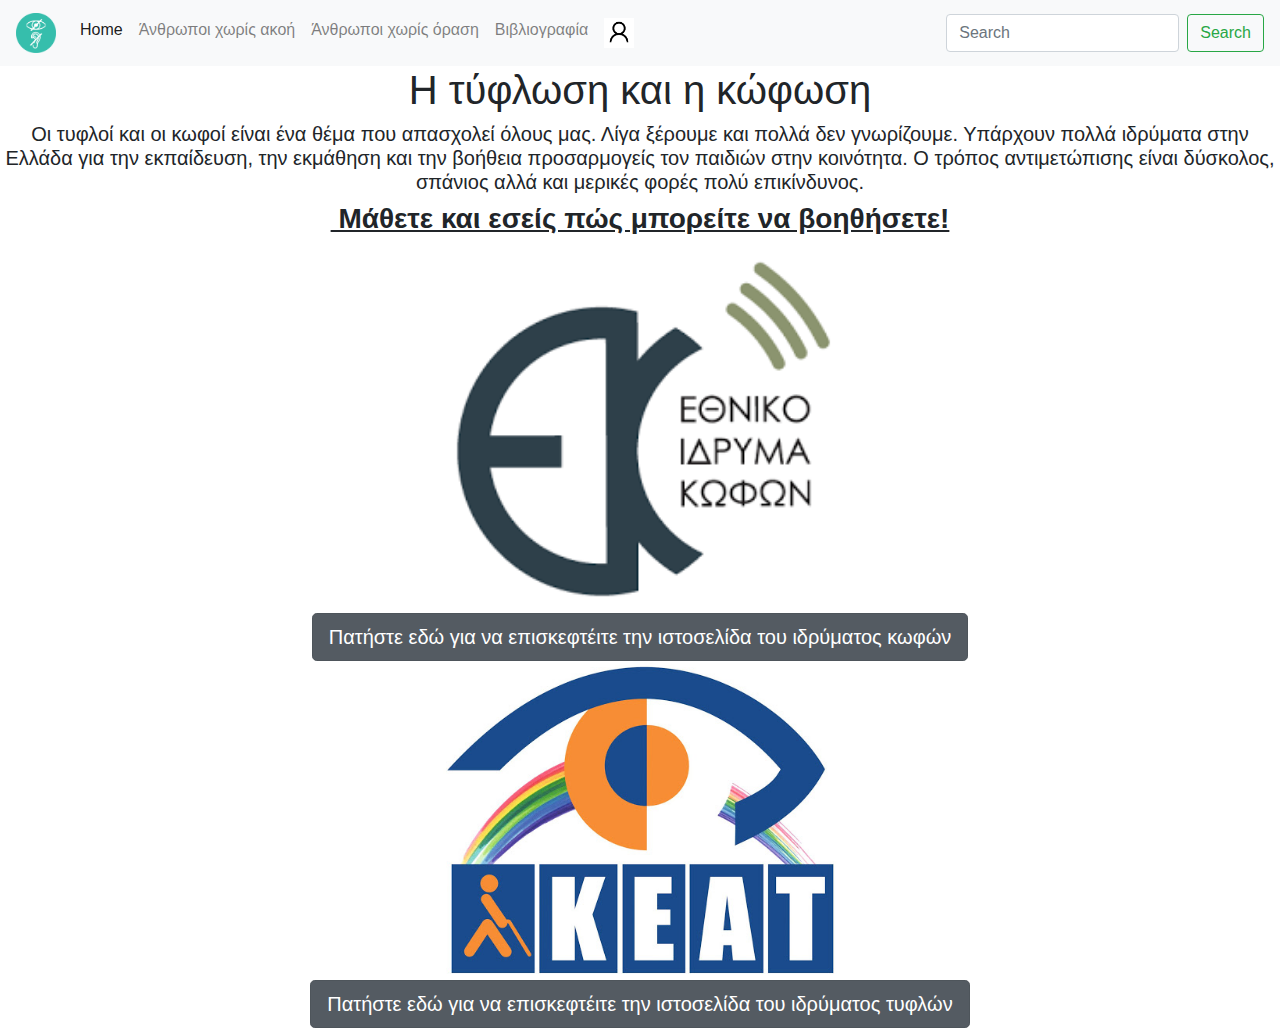
<file: index.html>
<!DOCTYPE html>
<html>
    <head>
        <link rel="shortcut icon" href="favicon.ico" type="image/x-icon">
        <link rel="icon" href="favicon.ico" type="image/x-icon">   
        <title> Τύφλωση και Κώφωση </title>
        <link rel="stylesheet" href="https://stackpath.bootstrapcdn.com/bootstrap/4.5.2/css/bootstrap.min.css" integrity="sha384-JcKb8q3iqJ61gNV9KGb8thSsNjpSL0n8PARn9HuZOnIxN0hoP+VmmDGMN5t9UJ0Z" crossorigin="anonymous"> 
        <script src="https://code.jquery.com/jquery-3.5.1.slim.min.js" integrity="sha384-DfXdz2htPH0lsSSs5nCTpuj/zy4C+OGpamoFVy38MVBnE+IbbVYUew+OrCXaRkfj" crossorigin="anonymous"></script>
        <script src="https://cdn.jsdelivr.net/npm/popper.js@1.16.1/dist/umd/popper.min.js" integrity="sha384-9/reFTGAW83EW2RDu2S0VKaIzap3H66lZH81PoYlFhbGU+6BZp6G7niu735Sk7lN" crossorigin="anonymous"></script>
        <script src="https://stackpath.bootstrapcdn.com/bootstrap/4.5.2/js/bootstrap.min.js" integrity="sha384-B4gt1jrGC7Jh4AgTPSdUtOBvfO8shuf57BaghqFfPlYxofvL8/KUEfYiJOMMV+rV" crossorigin="anonymous"></script>
        <link rel="stylesheet" href="styles/style.css">
    </head>
    <body>
        <nav class="navbar navbar-expand-lg navbar-light bg-light">
            <a class="navbar-brand" href="#"><img src="images/icon.png" class="icon" alt="icon"></a>
            <button class="navbar-toggler" type="button" data-toggle="collapse" data-target="#navbarSupportedContent" aria-controls="navbarSupportedContent" aria-expanded="false" aria-label="Toggle navigation">
              <span class="navbar-toggler-icon"></span>
            </button>
          
            <div class="collapse navbar-collapse" id="navbarSupportedContent">
              <ul class="navbar-nav mr-auto">
                <li class="nav-item active">
                  <a class="nav-link" href="index.html">Home <span class="sr-only">(current)</span></a>
                </li>
                <li class="nav-item">
                  <a class="nav-link" href="deaf.html">Άνθρωποι χωρίς ακοή</a>
                </li>
                <li class="nav-item">
                    <a class="nav-link" href="blind.html">Άνθρωποι χωρίς όραση</a>
                </li>
                <li class="nav-item">
                  <a class="nav-link" href="sources.html">Βιβλιογραφία</a>
                </li>
                <li class="nav-item">
                  <a class="nav-link" href="contact.html">
                    <img src="images/imgContactIcon.png" class="imgContactIcon" alt="imgContactIcon">
                  </a>
              </li>
              </ul>
              <form class="form-inline my-2 my-lg-0">
                <input class="form-control mr-sm-2" type="search" placeholder="Search" aria-label="Search">
                <button class="btn btn-outline-success my-2 my-sm-0" type="submit">Search</button>
              </form>
            </div>
          </nav>
        <h1>Η τύφλωση και η κώφωση </h1>
        <h5>Οι τυφλοί και οι κωφοί είναι ένα θέμα που απασχολεί όλους μας. Λίγα ξέρουμε και πολλά δεν γνωρίζουμε. Υπάρχουν πολλά ιδρύματα στην Ελλάδα για την εκπαίδευση, την εκμάθηση και την βοήθεια προσαρμογείς τον παιδιών στην κοινότητα. Ο τρόπος αντιμετώπισης είναι δύσκολος, σπάνιος αλλά και μερικές φορές πολύ επικίνδυνος. </h5>
        <h3><b><u>  Μάθετε και εσείς πώς μπορείτε να βοηθήσετε! </u></b></h3>
        <div class="container">
          <div class="row">
            <div class="col">
              <img src="images/imgIdrimaKofonLogo.png" class="imgIdrimaKofonLogo" alt="imgIdrimaKofonLogo">
            </div>
            </div>
            <div class="col">
              <a href="https://idrimakofon.gr" class="btn btn-secondary btn-lg active" role="button" aria-pressed="true">Πατήστε εδώ για να επισκεφτέιτε την ιστοσελίδα του ιδρύματος κωφών</a>
            </div>
            <div class="w-100"></div>
            <div class="col">
              <img src="images/imgKEATlogo.jpg" class="imgKEATlogo" alt="imgKEATlogo">
            </div>
            <div class="col">
              <a href="http://www.keat.gr/index.php/gr/" class="btn btn-secondary btn-lg active" role="button" aria-pressed="true">Πατήστε εδώ για να επισκεφτέιτε την ιστοσελίδα του ιδρύματος τυφλών</a>
            </div>
          </div>
        </div>
    </body>
</html>
</file>
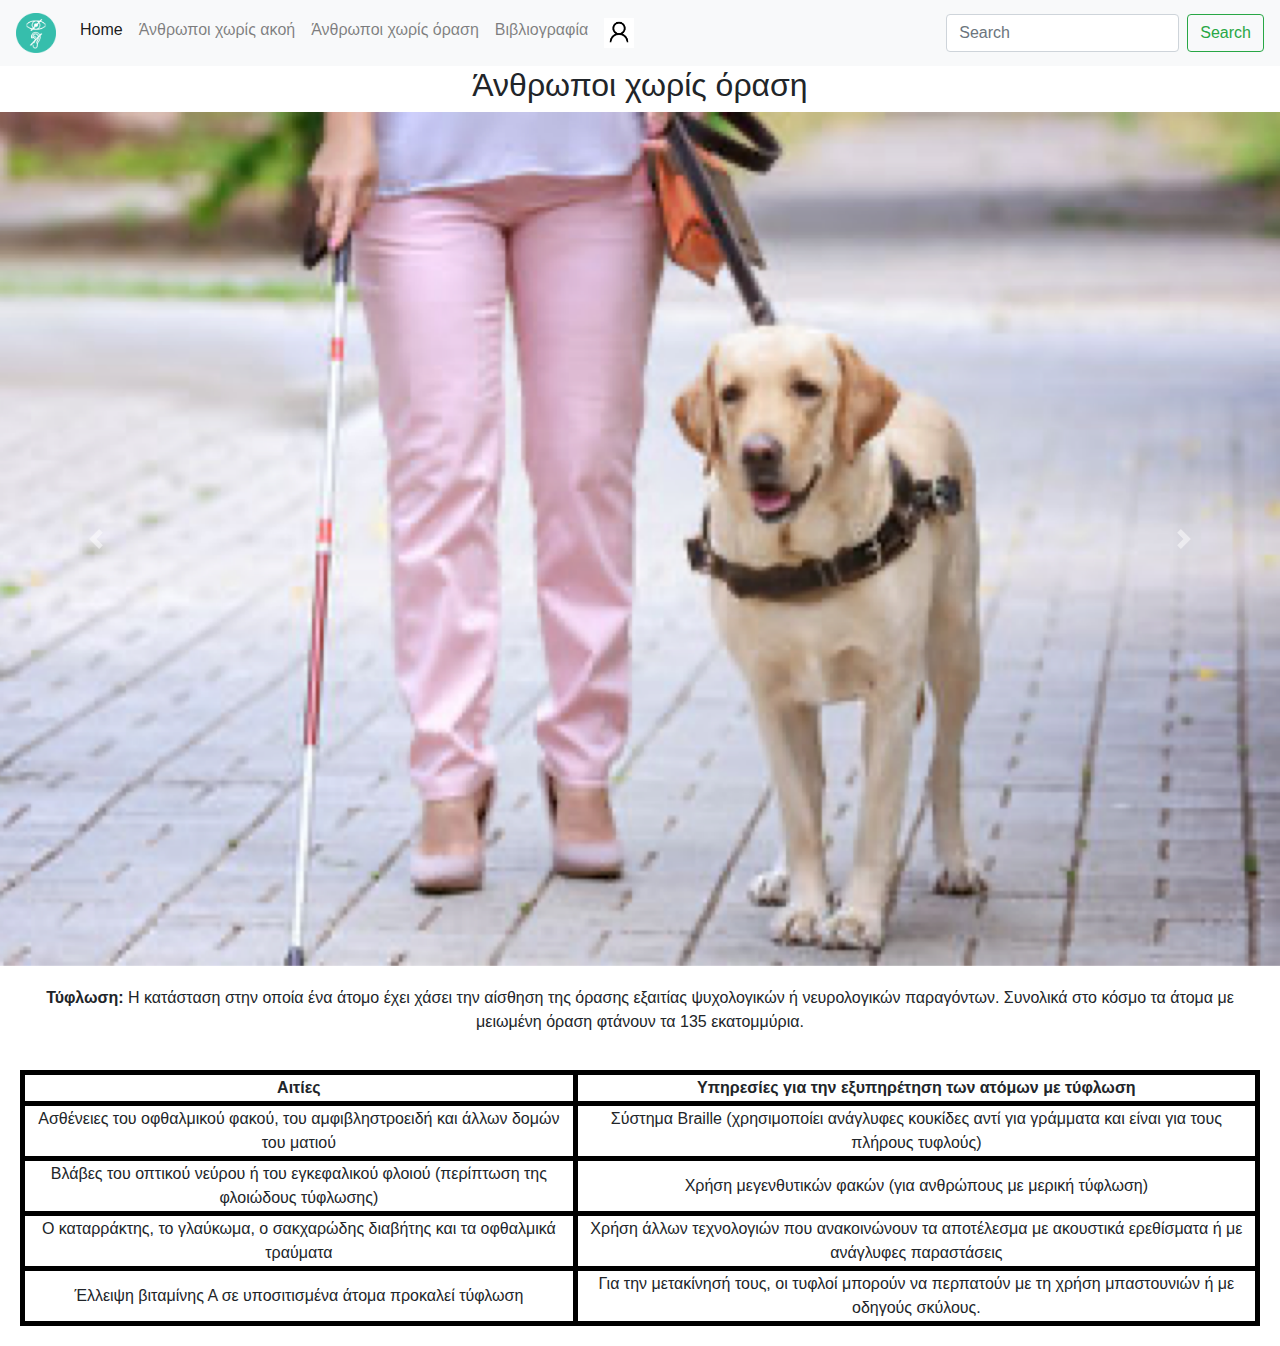
<file: blind.html>
<!DOCTYPE html>
<html>
    <head>
        <link rel="shortcut icon" href="favicon.ico" type="image/x-icon">
        <link rel="icon" href="favicon.ico" type="image/x-icon">   
        <title> Τύφλωση και Κώφωση </title>
        <link rel="stylesheet" href="https://stackpath.bootstrapcdn.com/bootstrap/4.5.2/css/bootstrap.min.css" integrity="sha384-JcKb8q3iqJ61gNV9KGb8thSsNjpSL0n8PARn9HuZOnIxN0hoP+VmmDGMN5t9UJ0Z" crossorigin="anonymous"> 
        <script src="https://code.jquery.com/jquery-3.5.1.slim.min.js" integrity="sha384-DfXdz2htPH0lsSSs5nCTpuj/zy4C+OGpamoFVy38MVBnE+IbbVYUew+OrCXaRkfj" crossorigin="anonymous"></script>
        <script src="https://cdn.jsdelivr.net/npm/popper.js@1.16.1/dist/umd/popper.min.js" integrity="sha384-9/reFTGAW83EW2RDu2S0VKaIzap3H66lZH81PoYlFhbGU+6BZp6G7niu735Sk7lN" crossorigin="anonymous"></script>
        <script src="https://stackpath.bootstrapcdn.com/bootstrap/4.5.2/js/bootstrap.min.js" integrity="sha384-B4gt1jrGC7Jh4AgTPSdUtOBvfO8shuf57BaghqFfPlYxofvL8/KUEfYiJOMMV+rV" crossorigin="anonymous"></script>
        <link rel="stylesheet" href="styles/style.css">
    </head>
    <body>
        <nav class="navbar navbar-expand-lg navbar-light bg-light">
            <a class="navbar-brand" href="#"><img src="images/icon.png" class="icon" alt="icon"></a>
            <button class="navbar-toggler" type="button" data-toggle="collapse" data-target="#navbarSupportedContent" aria-controls="navbarSupportedContent" aria-expanded="false" aria-label="Toggle navigation">
              <span class="navbar-toggler-icon"></span>
            </button>
          
            <div class="collapse navbar-collapse" id="navbarSupportedContent">
              <ul class="navbar-nav mr-auto">
                <li class="nav-item active">
                  <a class="nav-link" href="index.html">Home <span class="sr-only">(current)</span></a>
                </li>
                <li class="nav-item">
                  <a class="nav-link" href="deaf.html">Άνθρωποι χωρίς ακοή</a>
                </li>
                <li class="nav-item">
                    <a class="nav-link" href="blind.html">Άνθρωποι χωρίς όραση</a>
                </li>
                <li class="nav-item">
                  <a class="nav-link" href="sources.html">Βιβλιογραφία</a>
                </li>
                <li class="nav-item">
                  <a class="nav-link" href="contact.html">
                    <img src="images/imgContactIcon.png" class="imgContactIcon" alt="imgContactIcon">
                  </a>
              </li>
              </ul>
              <form class="form-inline my-2 my-lg-0">
                <input class="form-control mr-sm-2" type="search" placeholder="Search" aria-label="Search">
                <button class="btn btn-outline-success my-2 my-sm-0" type="submit">Search</button>
              </form>
            </div>
          </nav>
        <h2>Άνθρωποι χωρίς όραση</h2>       
        <div id="carouselBlind" class="carousel slide" data-ride="carousel">
            <div class="carousel-inner">
              <div class="carousel-item active">
                <img src="images/imgFirstBlindWoman.png" class="d-block w-100" alt="imgFirstBlindWoman">
              </div>
              <div class="carousel-item">
                <img src="images/imgKEAT.png" class="d-block w-100" alt="imgKEAT">
              </div>
              <div class="carousel-item">
                <img src="images/imgBrailleLanguage.png" class="d-block w-100" alt="imgBrailleLanguage">
              </div>
            </div>
            <a class="carousel-control-prev" href="#carouselBlind" role="button" data-slide="prev">
              <span class="carousel-control-prev-icon" aria-hidden="true"></span>
              <span class="sr-only">Previous</span>
            </a>
            <a class="carousel-control-next" href="#carouselBlind" role="button" data-slide="next">
              <span class="carousel-control-next-icon" aria-hidden="true"></span>
              <span class="sr-only">Next</span>
            </a>
          </div>
          <p><b>Τύφλωση:</b> Η κατάσταση στην οποία ένα άτομο έχει χάσει την αίσθηση της όρασης εξαιτίας ψυχολογικών ή νευρολογικών παραγόντων. Συνολικά στο κόσμο τα άτομα με μειωμένη όραση φτάνουν τα 135 εκατομμύρια. </p>
          <div class="table-container">
            <table>
              <tr>
                  <th>Αιτίες</th>
                  <th>Υπηρεσίες για την εξυπηρέτηση των ατόμων με τύφλωση </th> 
              </tr>
              <tr>
                  <td>Aσθένειες του οφθαλμικού φακού, του αμφιβληστροειδή και άλλων δομών του ματιού</td>
                  <td>Σύστημα Braille (χρησιμοποίει ανάγλυφες κουκίδες αντί για γράμματα και είναι για τους πλήρους τυφλούς)</td> 
              </tr>
              <tr>
                  <td>Βλάβες του οπτικού νεύρου ή του εγκεφαλικού φλοιού (περίπτωση της φλοιώδους τύφλωσης) </td>
                  <td>Χρήση μεγενθυτικών φακών (για ανθρώπους με μερική τύφλωση)</td> 
              </tr>
              <tr>
                  <td>Ο καταρράκτης, το γλαύκωμα, ο σακχαρώδης διαβήτης και τα οφθαλμικά τραύματα</td>
                  <td>Χρήση άλλων τεχνολογιών που ανακοινώνουν τα αποτέλεσμα με ακουστικά ερεθίσματα ή με ανάγλυφες παραστάσεις </td> 
              </tr>
              <tr>
                  <td>Έλλειψη βιταμίνης Α σε υποσιτισμένα άτομα προκαλεί τύφλωση</td>
                  <td>Για την μετακίνησή τους, οι τυφλοί μπορούν να περπατούν με τη χρήση μπαστουνιών ή με οδηγούς σκύλους.</td> 
              </tr>
            </table>
          </div>
    </body>
</html>
</file>
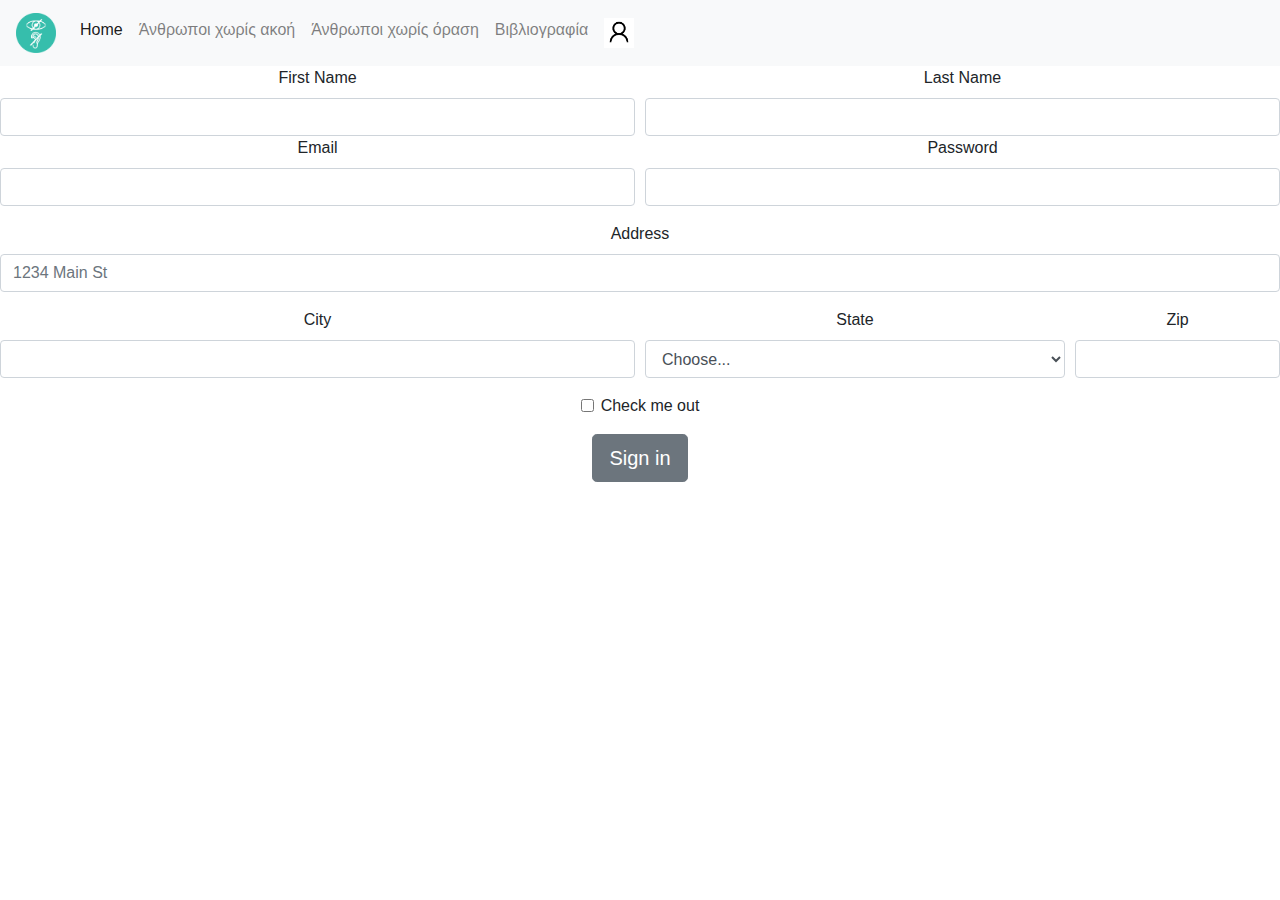
<file: contact.html>
<!DOCTYPE html>
<html>
    <head>
        <link rel="shortcut icon" href="favicon.ico" type="image/x-icon">
        <link rel="icon" href="favicon.ico" type="image/x-icon">   
        <title> Τύφλωση και Κώφωση </title>
        <link rel="stylesheet" href="https://stackpath.bootstrapcdn.com/bootstrap/4.5.2/css/bootstrap.min.css" integrity="sha384-JcKb8q3iqJ61gNV9KGb8thSsNjpSL0n8PARn9HuZOnIxN0hoP+VmmDGMN5t9UJ0Z" crossorigin="anonymous"> 
        <script src="https://code.jquery.com/jquery-3.5.1.slim.min.js" integrity="sha384-DfXdz2htPH0lsSSs5nCTpuj/zy4C+OGpamoFVy38MVBnE+IbbVYUew+OrCXaRkfj" crossorigin="anonymous"></script>
        <script src="https://cdn.jsdelivr.net/npm/popper.js@1.16.1/dist/umd/popper.min.js" integrity="sha384-9/reFTGAW83EW2RDu2S0VKaIzap3H66lZH81PoYlFhbGU+6BZp6G7niu735Sk7lN" crossorigin="anonymous"></script>
        <script src="https://stackpath.bootstrapcdn.com/bootstrap/4.5.2/js/bootstrap.min.js" integrity="sha384-B4gt1jrGC7Jh4AgTPSdUtOBvfO8shuf57BaghqFfPlYxofvL8/KUEfYiJOMMV+rV" crossorigin="anonymous"></script>
        <link rel="stylesheet" href="styles/style.css">
    </head>
    <body>
        <nav class="navbar navbar-expand-lg navbar-light bg-light">
            <a class="navbar-brand" href="#"><img src="images/icon.png" class="icon" alt="icon"></a>
            <button class="navbar-toggler" type="button" data-toggle="collapse" data-target="#navbarSupportedContent" aria-controls="navbarSupportedContent" aria-expanded="false" aria-label="Toggle navigation">
              <span class="navbar-toggler-icon"></span>
            </button>
          
            <div class="collapse navbar-collapse" id="navbarSupportedContent">
              <ul class="navbar-nav mr-auto">
                <li class="nav-item active">
                  <a class="nav-link" href="index.html">Home <span class="sr-only">(current)</span></a>
                </li>
                <li class="nav-item">
                  <a class="nav-link" href="deaf.html">Άνθρωποι χωρίς ακοή</a>
                </li>
                <li class="nav-item">
                    <a class="nav-link" href="blind.html">Άνθρωποι χωρίς όραση</a>
                </li>
                <li class="nav-item">
                  <a class="nav-link" href="sources.html">Βιβλιογραφία</a>
                </li>
                <li class="nav-item">
                  <a class="nav-link" href="contact.html">
                    <img src="images/imgContactIcon.png" class="imgContactIcon" alt="imgContactIcon">
                  </a>
              </li>
              </ul>
            </div>
        </nav>
            <form>
              <div class="form-row">
                <div class="col">
                  <label for="inputEmail4">First Name</label>
                  <input type="text" class="form-control">
                </div>
                <div class="col">
                  <label for="inputEmail4">Last Name</label>
                  <input type="text" class="form-control">
                </div>
              </div>
              <div class="form-row">
                <div class="form-group col-md-6">
                  <label for="inputEmail4">Email</label>
                  <input type="email" class="form-control" id="inputEmail4">
                </div>
                <div class="form-group col-md-6">
                  <label for="inputPassword4">Password</label>
                  <input type="password" class="form-control" id="inputPassword4">
                </div>
              </div>
              <div class="form-group">
                <label for="inputAddress">Address</label>
                <input type="text" class="form-control" id="inputAddress" placeholder="1234 Main St">
              </div>
              <div class="form-row">
                <div class="form-group col-md-6">
                  <label for="inputCity">City</label>
                  <input type="text" class="form-control" id="inputCity">
                </div>
                <div class="form-group col-md-4">
                  <label for="inputState">State</label>
                  <select id="inputState" class="form-control">
                    <option selected>Choose...</option>
                    <option>...</option>
                  </select>
                </div>
                <div class="form-group col-md-2">
                  <label for="inputZip">Zip</label>
                  <input type="text" class="form-control" id="inputZip">
                </div>
              </div>
              <div class="form-group">
                <div class="form-check">
                  <input class="form-check-input" type="checkbox" id="gridCheck">
                  <label class="form-check-label" for="gridCheck">
                    Check me out
                  </label>
                </div>
              </div>
              <button type="submit" class="btn btn-secondary btn-lg">Sign in</button>
            </form>
    </body>
</html>
</file>
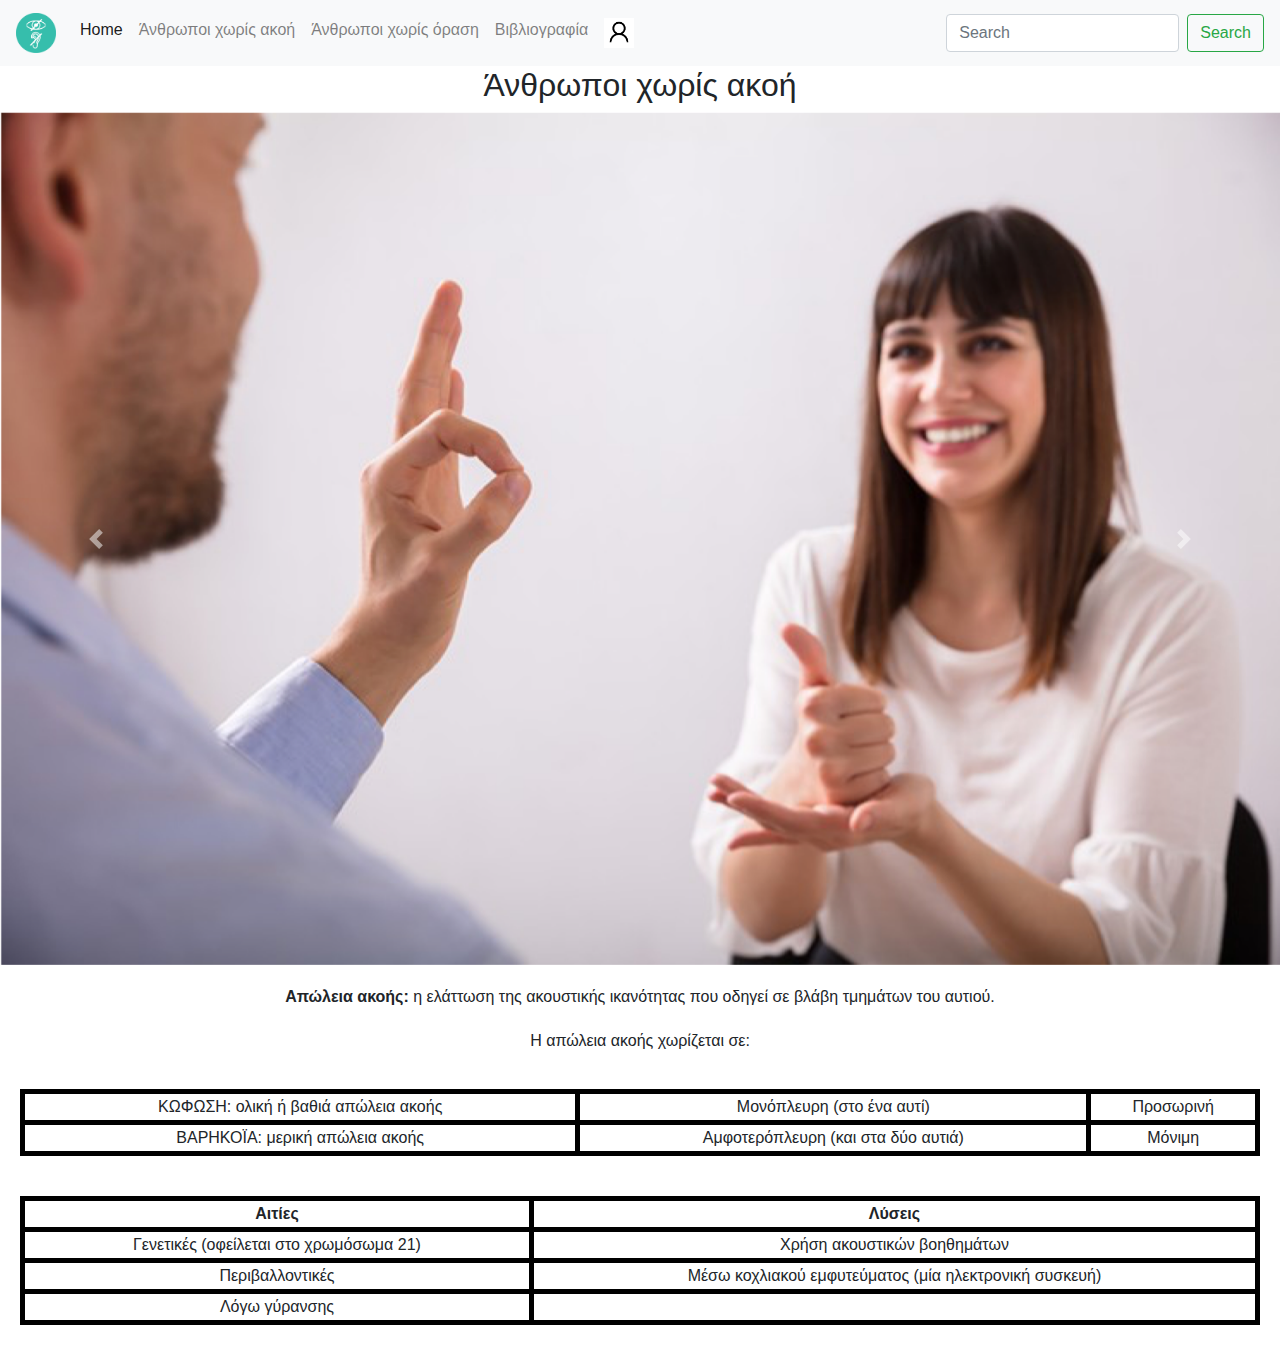
<file: deaf.html>
<!DOCTYPE html>
<html>
    <head>
        <link rel="shortcut icon" href="favicon.ico" type="image/x-icon">
        <link rel="icon" href="favicon.ico" type="image/x-icon">   
        <title> Τύφλωση και Κώφωση </title>
        <link rel="stylesheet" href="https://stackpath.bootstrapcdn.com/bootstrap/4.5.2/css/bootstrap.min.css" integrity="sha384-JcKb8q3iqJ61gNV9KGb8thSsNjpSL0n8PARn9HuZOnIxN0hoP+VmmDGMN5t9UJ0Z" crossorigin="anonymous"> 
        <script src="https://code.jquery.com/jquery-3.5.1.slim.min.js" integrity="sha384-DfXdz2htPH0lsSSs5nCTpuj/zy4C+OGpamoFVy38MVBnE+IbbVYUew+OrCXaRkfj" crossorigin="anonymous"></script>
        <script src="https://cdn.jsdelivr.net/npm/popper.js@1.16.1/dist/umd/popper.min.js" integrity="sha384-9/reFTGAW83EW2RDu2S0VKaIzap3H66lZH81PoYlFhbGU+6BZp6G7niu735Sk7lN" crossorigin="anonymous"></script>
        <script src="https://stackpath.bootstrapcdn.com/bootstrap/4.5.2/js/bootstrap.min.js" integrity="sha384-B4gt1jrGC7Jh4AgTPSdUtOBvfO8shuf57BaghqFfPlYxofvL8/KUEfYiJOMMV+rV" crossorigin="anonymous"></script>
        <link rel="stylesheet" href="styles/style.css">
    </head>
    <body>
        <nav class="navbar navbar-expand-lg navbar-light bg-light">
            <a class="navbar-brand" href="#"><img src="images/icon.png" class="icon" alt="icon"></a>
            <button class="navbar-toggler" type="button" data-toggle="collapse" data-target="#navbarSupportedContent" aria-controls="navbarSupportedContent" aria-expanded="false" aria-label="Toggle navigation">
              <span class="navbar-toggler-icon"></span>
            </button>
          
            <div class="collapse navbar-collapse" id="navbarSupportedContent">
              <ul class="navbar-nav mr-auto">
                <li class="nav-item active">
                  <a class="nav-link" href="index.html">Home <span class="sr-only">(current)</span></a>
                </li>
                <li class="nav-item">
                  <a class="nav-link" href="deaf.html">Άνθρωποι χωρίς ακοή</a>
                </li>
                <li class="nav-item">
                    <a class="nav-link" href="blind.html">Άνθρωποι χωρίς όραση</a>
                </li>
                <li class="nav-item">
                  <a class="nav-link" href="sources.html">Βιβλιογραφία</a>
                </li>
                <li class="nav-item">
                  <a class="nav-link" href="contact.html">
                    <img src="images/imgContactIcon.png" class="imgContactIcon" alt="imgContactIcon">
                  </a>
              </li>
              </ul>
              <form class="form-inline my-2 my-lg-0">
                <input class="form-control mr-sm-2" type="search" placeholder="Search" aria-label="Search">
                <button class="btn btn-outline-success my-2 my-sm-0" type="submit">Search</button>
              </form>
            </div>
          </nav>
        <h2> Άνθρωποι χωρίς ακοή</h2>
        <div id="carouselDeaf" class="carousel slide" data-ride="carousel">
            <div class="carousel-inner">
              <div class="carousel-item active">
                <img src="images/imgFirstSign.png" class="d-block w-100" alt="imgFirstSign">
              </div>
              <div class="carousel-item">
                <img src="images/imgIdrimaKofon.png" class="d-block w-100" alt="imgIdrimaKofon">
              </div>
              <div class="carousel-item">
                <img src="images/imgSignLanguage.png" class="d-block w-100" alt="imgSignLanguage">
              </div>
            </div>
            <a class="carousel-control-prev" href="#carouselDeaf" role="button" data-slide="prev">
              <span class="carousel-control-prev-icon" aria-hidden="true"></span>
              <span class="sr-only">Previous</span>
            </a>
            <a class="carousel-control-next" href="#carouselDeaf" role="button" data-slide="next">
              <span class="carousel-control-next-icon" aria-hidden="true"></span>
              <span class="sr-only">Next</span>
            </a>
        </div>
        <p> <b> Απώλεια ακοής: </b> η ελάττωση της ακουστικής ικανότητας που οδηγεί σε βλάβη τμημάτων του αυτιού. </p>
        <p>Η απώλεια ακοής χωρίζεται σε:</p>
        <div class="table-container">
          <table>
            <tr>
              <td>ΚΩΦΩΣΗ: ολική ή βαθιά απώλεια ακοής</td>
              <td>Μονόπλευρη (στο ένα αυτί) </td> 
              <td>Προσωρινή </td>
            </tr>
            <tr>
              <td>ΒΑΡΗΚΟΪΑ: μερική απώλεια ακοής</td>
              <td>Αμφοτερόπλευρη (και στα δύο αυτιά)</td> 
              <td>Μόνιμη</td>
            </tr>
          </table>
        </div>
        <div class="table-container">
          <table>
              <tr>
                <th>Αιτίες</th>
                <th>Λύσεις</th> 
              </tr>
              <tr>
                <td>Γενετικές (οφείλεται στο χρωμόσωμα 21) </td>
                <td>Χρήση ακουστικών βοηθημάτων</td> 
              </tr>
              <tr>
                <td>Περιβαλλοντικές</td>
                <td>Μέσω κοχλιακού εμφυτεύματος (μία ηλεκτρονική συσκευή)</td> 
              </tr>
              <tr>
                <td>Λόγω γύρανσης</td>
                <td></td> 
              </tr>
          </table>
        </div>
    </body>
</html>
</file>
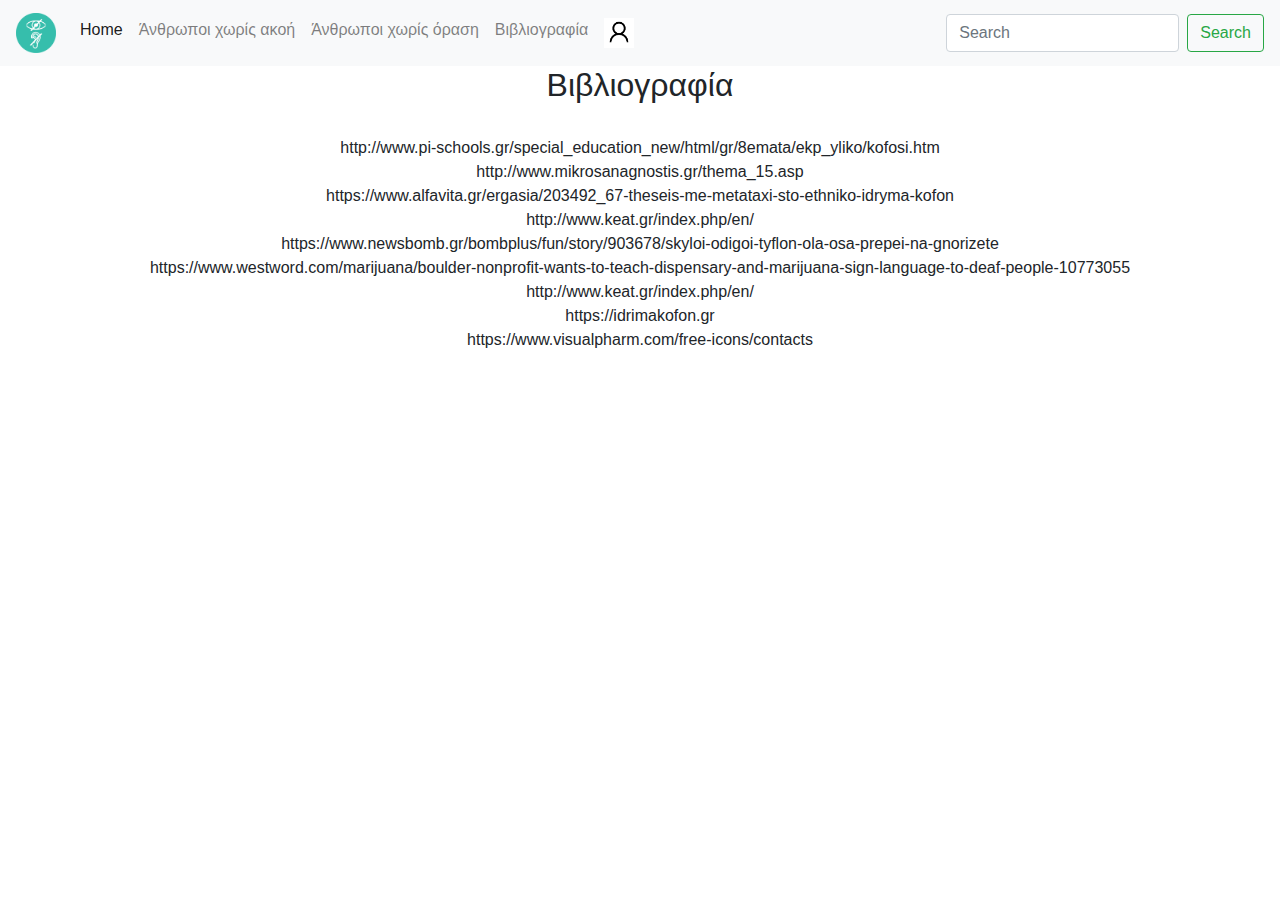
<file: sources.html>
<!DOCTYPE html>
<html>
    <head>
        <link rel="shortcut icon" href="favicon.ico" type="image/x-icon">
        <link rel="icon" href="favicon.ico" type="image/x-icon">   
        <title> Τύφλωση και Κώφωση </title>
        <link rel="stylesheet" href="https://stackpath.bootstrapcdn.com/bootstrap/4.5.2/css/bootstrap.min.css" integrity="sha384-JcKb8q3iqJ61gNV9KGb8thSsNjpSL0n8PARn9HuZOnIxN0hoP+VmmDGMN5t9UJ0Z" crossorigin="anonymous"> 
        <script src="https://code.jquery.com/jquery-3.5.1.slim.min.js" integrity="sha384-DfXdz2htPH0lsSSs5nCTpuj/zy4C+OGpamoFVy38MVBnE+IbbVYUew+OrCXaRkfj" crossorigin="anonymous"></script>
        <script src="https://cdn.jsdelivr.net/npm/popper.js@1.16.1/dist/umd/popper.min.js" integrity="sha384-9/reFTGAW83EW2RDu2S0VKaIzap3H66lZH81PoYlFhbGU+6BZp6G7niu735Sk7lN" crossorigin="anonymous"></script>
        <script src="https://stackpath.bootstrapcdn.com/bootstrap/4.5.2/js/bootstrap.min.js" integrity="sha384-B4gt1jrGC7Jh4AgTPSdUtOBvfO8shuf57BaghqFfPlYxofvL8/KUEfYiJOMMV+rV" crossorigin="anonymous"></script>
        <link rel="stylesheet" href="styles/style.css">
    </head>
    <body>
        <nav class="navbar navbar-expand-lg navbar-light bg-light">
            <a class="navbar-brand" href="#"><img src="images/icon.png" class="icon" alt="icon"></a>
            <button class="navbar-toggler" type="button" data-toggle="collapse" data-target="#navbarSupportedContent" aria-controls="navbarSupportedContent" aria-expanded="false" aria-label="Toggle navigation">
              <span class="navbar-toggler-icon"></span>
            </button>
          
            <div class="collapse navbar-collapse" id="navbarSupportedContent">
              <ul class="navbar-nav mr-auto">
                <li class="nav-item active">
                  <a class="nav-link" href="index.html">Home <span class="sr-only">(current)</span></a>
                </li>
                <li class="nav-item">
                  <a class="nav-link" href="deaf.html">Άνθρωποι χωρίς ακοή</a>
                </li>
                <li class="nav-item">
                    <a class="nav-link" href="blind.html">Άνθρωποι χωρίς όραση</a>
                </li>
                <li class="nav-item">
                  <a class="nav-link" href="sources.html">Βιβλιογραφία</a>
                </li>
                <li class="nav-item">
                  <a class="nav-link" href="contact.html">
                    <img src="images/imgContactIcon.png" class="imgContactIcon" alt="imgContactIcon">
                  </a>
              </li>
              </ul>
              <form class="form-inline my-2 my-lg-0">
                <input class="form-control mr-sm-2" type="search" placeholder="Search" aria-label="Search">
                <button class="btn btn-outline-success my-2 my-sm-0" type="submit">Search</button>
              </form>
            </div>
          </nav>
          <h2>Βιβλιογραφία</h2>
            <br>http://www.pi-schools.gr/special_education_new/html/gr/8emata/ekp_yliko/kofosi.htm
            <br>http://www.mikrosanagnostis.gr/thema_15.asp
            <br>https://www.alfavita.gr/ergasia/203492_67-theseis-me-metataxi-sto-ethniko-idryma-kofon
            <br>http://www.keat.gr/index.php/en/
            <br>https://www.newsbomb.gr/bombplus/fun/story/903678/skyloi-odigoi-tyflon-ola-osa-prepei-na-gnorizete
            <br>https://www.westword.com/marijuana/boulder-nonprofit-wants-to-teach-dispensary-and-marijuana-sign-language-to-deaf-people-10773055
            <br>http://www.keat.gr/index.php/en/
            <br>https://idrimakofon.gr
            <br>https://www.visualpharm.com/free-icons/contacts
          </p>
    </body>
</html>
</file>
<file: styles/style.css>
body {
    background-color:white;
    text-align: center;
}
#carouselDeaf {text-align: center;}
#carouselDeaf {margin: 0 auto}
#carouselBlind {text-align: center;}
#carouselBlind {margin: 0 auto}
h2 {text-align: center;}
p {
    margin-top:20px;
    margin-left:20px;
    margin-right:20px;
}
table, th, td {
    border: 5px solid black;
    border-collapse: collapse;
  }
  .table-container {
      padding: 20px;
  }
  table {width: 100%;}
  .icon {max-width: 40px;}
  .imgIdrimaKofonLogo {width:400px;}
  .imgKEATlogo {width:400px;}
  .imgContactIcon {max-width:30px;}
</file>
